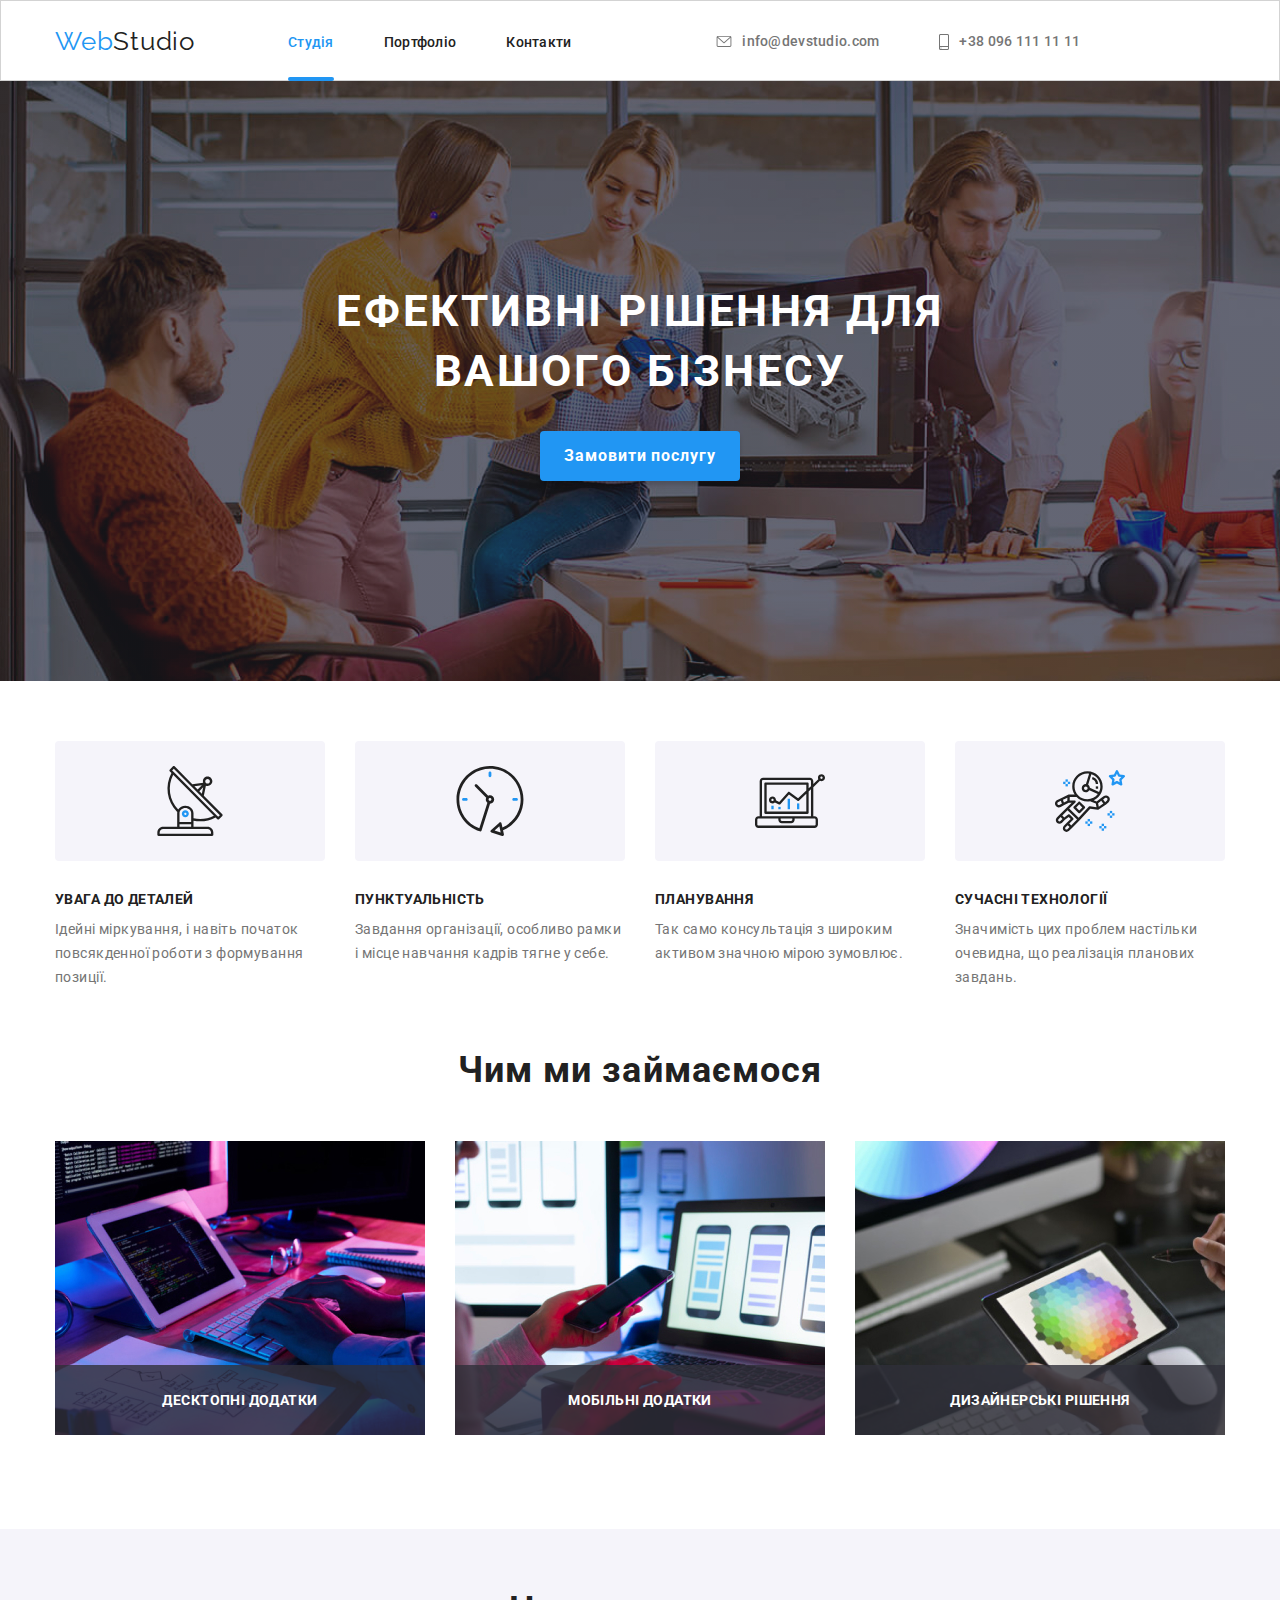
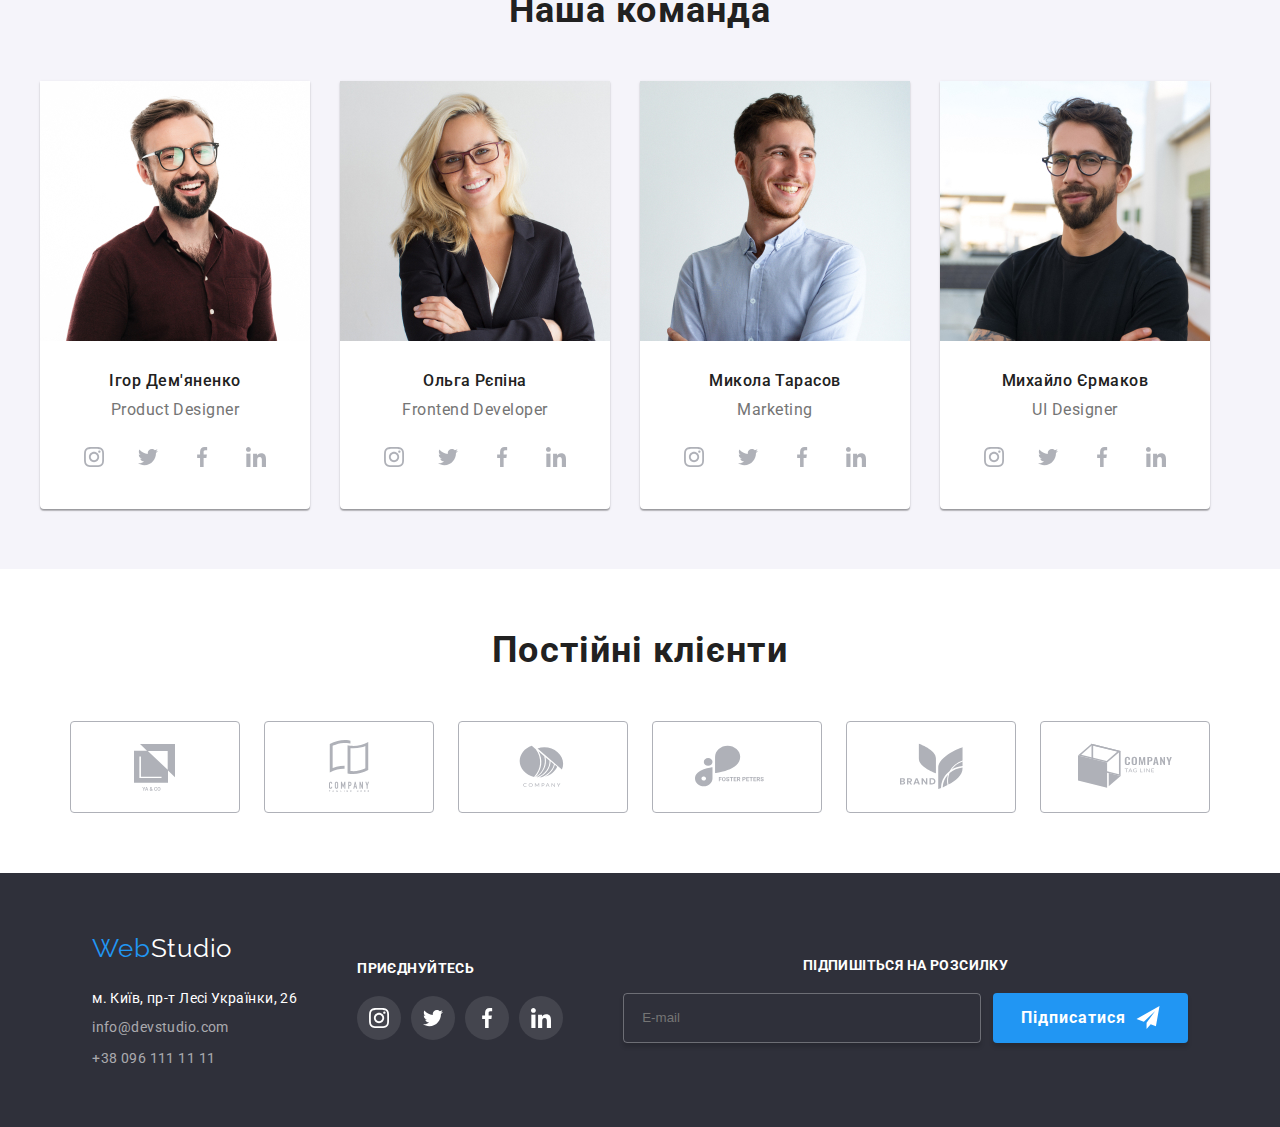
<file: index.html>
<!DOCTYPE html>
<html lang="uk">

<head>
  <meta charset="UTF-8" />
  <meta name="viewport" content="width=device-width, initial-scale=1.0" />
  <title>WEB labs</title>
  <link rel="stylesheet" href="./src/css/style.css">
  <link rel="stylesheet" href="./src/css/nullstyle.css">
</head>

<body>
  <div class="wrapper">
    <header class="header">
      <div class="header__container">
        <a href="./index.html" class="header__logo">
          <span class="blue-logo">Web</span><span class="dark-logo">Studio</span>
        </a>
        <nav class="nav">
          <ul class="nav__list list">
            <li class="list__item">
              <a href="./index.html" class="list__link active">Студія</a>
            </li>
            <li class="list__item">
              <a href="./portfolio.html" class="list__link">Портфоліо</a>
            </li>
            <li class="list__item">
              <a href="" class="list__link">Контакти</a>
            </li>
          </ul>
        </nav>
        <ul class="contact__list header-list">
          <li class="header-list__item">
            <a href="mailto:info@devstudio.com" class="header-list__left">
              <svg class="header-list__navsvg-icon">
                <use xlink:href="sprite.svg#icon-15"></use>
              </svg>
              info@devstudio.com
            </a>
          </li>
          <li class="header-list__item">
            <a href="tel:+380961111111" class="header-list__right">
              <svg class="header-list__navsvg-icon">
                <use xlink:href="sprite.svg#icon-16"></use>
              </svg>
              +38 096 111 11 11
            </a>
          </li>
        </ul>

        <button class="burger-button header__burger-button">
          <span class="burger-button__item"></span>
        </button>
        <div class="header__menu menu-burger">
          <nav class="menu-burger__body">
            <ul class="menu-burger__list">
              <li class="menu-burger__item">
                <a href="./index.html" class="menu-burger__link">Студія</a>
              </li>
              <li class="menu-burger__item">
                <a href="./portfolio.html" class="menu-burger__link">Портфоліо</a>
              </li>
              <li class="menu-burger__item">
                <a href="#" class="menu-burger__link">Контакти</a>
              </li>
            </ul>
          </nav>
          <div class="menu-burger__contact contact-2">
            <ul class="contact-2">
              <li class="contact-2__item">
                <a href="#" class="contact-2__email">+38 096 111 11 11</a>
              </li>
              <li class="contact-2__item">
                <a href="#" class="contact-2__tel">info@devstudio.com</a>
              </li>
            </ul>
          </div>
          <ul class="social-list-2">
            <li class="social-list-2__item">
              <a href="#" class="social-list-2__link">Instagram</a>
            </li>
            <li class="social-list-2__item">
              <a href="#" class="social-list-2__link">Twitter</a>
            </li>
            <li class="social-list-2__item">
              <a href="#" class="social-list-2__link">Facebook</a>
            </li>
            <li class="social-list-2__item">
              <a href="#" class="social-list-2__link">LinkedIn</a>
            </li>
          </ul>
        </div>
      </div>
    </header>

    <main class="main">
      <section class="solution-for-business">
        <div class="container">
          <h1 class="solution-for-business__title">
            Ефективні рішення для вашого бізнесу
          </h1>
          <button class="solution-for-business__button" type="button" data-modal-open>
            Замовити послугу
          </button>
        </div>
      </section>
      <section class="about">
        <div class="about__container">
          <ul class="about-card">
            <li class="about-card__item">
              <div class="about-card__phbox">
                <svg class="about-card__photo">
                  <use xlink:href="sprite.svg#icon-1"></use>
                </svg>
              </div>
              <h3 class="about-card__title">Увага до деталей</h3>
              <p class="about-card__subtitle">
                Ідейні міркування, і навіть початок повсякденної роботи з
                формування позиції.
              </p>
            </li>
            <li class="about-card__item">
              <div class="about-card__phbox">
                <svg class="about-card__photo">
                  <use xlink:href="sprite.svg#icon-2"></use>
                </svg>
              </div>
              <h3 class="about-card__title">Пунктуальність</h3>
              <p class="about-card__subtitle">
                Завдання організації, особливо рамки і місце навчання кадрів
                тягне у себе.
              </p>
            </li>
            <li class="about-card__item">
              <div class="about-card__phbox">
                <svg class="about-card__photo">
                  <use xlink:href="sprite.svg#icon-3"></use>
                </svg>
              </div>
              <h3 class="about-card__title">Планування</h3>
              <p class="about-card__subtitle">
                Так само консультація з широким активом значною мірою
                зумовлює.
              </p>
            </li>
            <li class="about-card__item">
              <div class="about-card__phbox">
                <svg class="about-card__photo">
                  <use xlink:href="sprite.svg#icon-4"></use>
                </svg>
              </div>
              <h3 class="about-card__title">Сучасні технології</h3>
              <p class="about-card__subtitle">
                Значимість цих проблем настільки очевидна, що реалізація
                планових завдань.
              </p>
            </li>
          </ul>
        </div>
      </section>
      <section class="what-we-do">
        <div class="container">
          <div class="section_what-we-do">
            <h2 class="what-we-do__title">Чим ми займаємося</h2>
            <ul class="what-we-do__lower-images">
              <li class="what-we-do__item">
                <img class="what-we-do__img" src="./src/images/what_we_do/what_we_do1.jpg" alt="background_laptop_img"
                  width="370" />
                <div class="what-we-do__text" bis_skin_checked="1">
                  <p>ДЕСКТОПНІ ДОДАТКИ</p>
                </div>
              </li>
              <li class="what-we-do__item">
                <img class="what-we-do__img" src="./src/images/what_we_do/what_we_do2.jpg" alt="background_phone_img"
                  width="370" />
                <div class="what-we-do__text" bis_skin_checked="1">
                  <p>МОБІЛЬНІ ДОДАТКИ</p>
                </div>
              </li>
              <li class="what-we-do__item">
                <img class="what-we-do__img" src="./src/images/what_we_do/what_we_do3.jpg" alt="background_tablet_img"
                  width="370" />
                <div class="what-we-do__text" bis_skin_checked="1">
                  <p>ДИЗАЙНЕРСЬКІ РІШЕННЯ</p>
                </div>
              </li>
            </ul>
          </div>
        </div>
      </section>
      <section class="our-team">
        <div class="container">
          <div class="section__our-team">
            <h2 class="our-team__title">Наша команда</h2>
            <ul class="our-team__lower">
              <li class="our-team__item">
                <img src="./src/images/our_team/our_team1.jpg" alt="Product Designer" class="our-team__image"
                  width="270" />
                <div class="our_team__container">
                  <h3 class="our-team__name">Ігор Дем'яненко</h3>
                  <p class="our-team__job">Product Designer</p>
                  <ul class="our-team__card-link">
                    <li class="card-team-link">
                      <a href="" target="_blank" class="our-team__card-link-picture">
                        <svg class="card-link-button">
                          <use xlink:href="sprite.svg#icon-5"></use>
                        </svg>
                      </a>
                    </li>
                    <li class="card-team-link">
                      <a href="" target="_blank" class="our-team__card-link-picture">
                        <svg class="card-link-button">
                          <use xlink:href="sprite.svg#icon-6"></use>
                        </svg>
                      </a>
                    </li>
                    <li class="card-team-link">
                      <a href="" target="_blank" class="our-team__card-link-picture">
                        <svg class="card-link-button">
                          <use xlink:href="sprite.svg#icon-7"></use>
                        </svg>
                      </a>
                    </li>
                    <li class="card-team-link">
                      <a href="" target="_blank" class="our-team__card-link-picture">
                        <svg class="card-link-button">
                          <use xlink:href="sprite.svg#icon-8"></use>
                        </svg>
                      </a>
                    </li>
                  </ul>
                </div>
              </li>
              <li class="our-team__item">
                <img src="./src/images/our_team/our_team2.jpg" alt="Frontend Developer" class="our-team__image"
                  width="270" />
                <div class="our_team__container">
                  <h3 class="our-team__name">Ольга Рєпіна</h3>
                  <p class="our-team__job">Frontend Developer</p>
                  <ul class="our-team__card-link">
                    <li class="card-team-link">
                      <a href="" target="_blank" class="our-team__card-link-picture">
                        <svg class="card-link-button">
                          <use xlink:href="sprite.svg#icon-5"></use>
                        </svg>
                      </a>
                    </li>
                    <li class="card-team-link">
                      <a href="" target="_blank" class="our-team__card-link-picture">
                        <svg class="card-link-button">
                          <use xlink:href="sprite.svg#icon-6"></use>
                        </svg>
                      </a>
                    </li>
                    <li class="card-team-link">
                      <a href="" target="_blank" class="our-team__card-link-picture">
                        <svg class="card-link-button">
                          <use xlink:href="sprite.svg#icon-7"></use>
                        </svg>
                      </a>
                    </li>
                    <li class="card-team-link">
                      <a href="" target="_blank" class="our-team__card-link-picture">
                        <svg class="card-link-button">
                          <use xlink:href="sprite.svg#icon-8"></use>
                        </svg>
                      </a>
                    </li>
                  </ul>
                </div>
              </li>
              <li class="our-team__item">
                <img src="./src/images/our_team/our_team3.jpg" alt="Marketing" class="our-team__image" />
                <div class="our_team__container">
                  <h3 class="our-team__name">Микола Тарасов</h3>
                  <p class="our-team__job">Marketing</p>
                  <ul class="our-team__card-link">
                    <li class="card-team-link">
                      <a href="" target="_blank" class="our-team__card-link-picture">
                        <svg class="card-link-button">
                          <use xlink:href="sprite.svg#icon-5"></use>
                        </svg>
                      </a>
                    </li>
                    <li class="card-team-link">
                      <a href="" target="_blank" class="our-team__card-link-picture">
                        <svg class="card-link-button">
                          <use xlink:href="sprite.svg#icon-6"></use>
                        </svg>
                      </a>
                    </li>
                    <li class="card-team-link">
                      <a href="" target="_blank" class="our-team__card-link-picture">
                        <svg class="card-link-button">
                          <use xlink:href="sprite.svg#icon-7"></use>
                        </svg>
                      </a>
                    </li>
                    <li class="card-team-link">
                      <a href="" target="_blank" class="our-team__card-link-picture">
                        <svg class="card-link-button">
                          <use xlink:href="sprite.svg#icon-8"></use>
                        </svg>
                      </a>
                    </li>
                  </ul>
                </div>
              </li>
              <li class="our-team__item">
                <img src="./src/images/our_team/out_team4.jpg" alt="UI Designer" class="our-team__image" width="270" />
                <div class="our_team__container">
                  <h3 class="our-team__name">Михайло Єрмаков</h3>
                  <p class="our-team__job">UI Designer</p>
                  <ul class="our-team__card-link">
                    <li class="card-team-link">
                      <a href="" target="_blank" class="our-team__card-link-picture">
                        <svg class="card-link-button">
                          <use xlink:href="sprite.svg#icon-5"></use>
                        </svg>
                      </a>
                    </li>
                    <li class="card-team-link">
                      <a href="" target="_blank" class="our-team__card-link-picture">
                        <svg class="card-link-button">
                          <use xlink:href="sprite.svg#icon-6"></use>
                        </svg>
                      </a>
                    </li>
                    <li class="card-team-link">
                      <a href="" target="_blank" class="our-team__card-link-picture">
                        <svg class="card-link-button">
                          <use xlink:href="sprite.svg#icon-7"></use>
                        </svg>
                      </a>
                    </li>
                    <li class="card-team-link">
                      <a href="" target="_blank" class="our-team__card-link-picture">
                        <svg class="card-link-button">
                          <use xlink:href="sprite.svg#icon-8"></use>
                        </svg>
                      </a>
                    </li>
                  </ul>
                </div>
              </li>
            </ul>
          </div>
        </div>
      </section>
      <section class="clients">
        <div class="container">
          <div class="section-clients__clients">
            <h2 class="section-clients__clients-title">Постійні клієнти</h2>
            <ul class="section-clients__clients-list">
              <li class="section-clients__clients-list-item">
                <a class="section-clients__clients-action" href="#">
                  <svg class="section-clients__clients-svg">
                    <use xlink:href="sprite.svg#icon-9"></use>
                  </svg>
                </a>
              </li>
              <li class="section-clients__clients-list-item">
                <a class="section-clients__clients-action" href="#">
                  <svg class="section-clients__clients-svg">
                    <use xlink:href="sprite.svg#icon-10"></use>
                  </svg>
                </a>
              </li>
              <li class="section-clients__clients-list-item">
                <a class="section-clients__clients-action" href="#">
                  <svg class="section-clients__clients-svg">
                    <use xlink:href="sprite.svg#icon-11"></use>
                  </svg>
                </a>
              </li>
              <li class="section-clients__clients-list-item">
                <a class="section-clients__clients-action" href="#">
                  <svg class="section-clients__clients-svg">
                    <use xlink:href="sprite.svg#icon-666"></use>
                  </svg>
                </a>
              </li>
              <li class="section-clients__clients-list-item">
                <a class="section-clients__clients-action" href="#">
                  <svg class="section-clients__clients-svg">
                    <use xlink:href="sprite.svg#icon-13"></use>
                  </svg>
                </a>
              </li>
              <li class="section-clients__clients-list-item">
                <a class="section-clients__clients-action" href="#">
                  <svg class="section-clients__clients-svg">
                    <use xlink:href="sprite.svg#icon-14"></use>
                  </svg>
                </a>
              </li>
            </ul>
          </div>
        </div>
      </section>
    </main>
    <footer class="footer">
      <div class="footer__container">
        <div class="footer__box">
          <a href="" class="footer__logo logo">
            <span class="blue-logo">Web</span><span class="white-logo">Studio</span>
          </a>
          <div class="footer__contact">
            <address class="footer__address">
              <ul class="footer_contact__list list">
                <li class="footer_list__item">
                  <p><a rel="nofollow" href="https://maps.app.goo.gl/WaeDtAUqTpNRBQB36" class="footer_list_disabled">м.
                      Київ,
                      пр-т
                      Лесі Українки, 26</a></p>
                </li>
                <li class="footer_list__item">
                  <a href="mailto:info@devstudio.com" class="list__link">
                    info@devstudio.com
                  </a>
                </li>
                <li class="footer_list__item">
                  <a href="tel:+380961111111" class="list__link">
                    +38 096 111 11 11
                  </a>
                </li>
              </ul>
            </address>
          </div>
        </div>
        <div class="footer__contact contact-social">
          <h3 class="contact-social__title">Приєднуйтесь</h3>
          <ul class="contact-social__card-link">
            <li class="contact-social__card-team-link">
              <a href="" target="_blank" class="contact-social__card-link-picture">
                <svg class="contact-social__card-link-button">
                  <use xlink:href="sprite.svg#icon-5"></use>
                </svg>
              </a>
            </li>
            <li class="contact-social__card-team-link">
              <a href="" target="_blank" class="contact-social__card-link-picture">
                <svg class="contact-social__card-link-button">
                  <use xlink:href="sprite.svg#icon-6"></use>
                </svg>
              </a>
            </li>
            <li class="contact-social__card-team-link">
              <a href="" target="_blank" class="contact-social__card-link-picture">
                <svg class="contact-social__card-link-button">
                  <use xlink:href="sprite.svg#icon-7"></use>
                </svg>
              </a>
            </li>
            <li class="contact-social__card-team-link">
              <a href="" target="_blank" class="contact-social__card-link-picture">
                <svg class="contact-social__card-link-button">
                  <use xlink:href="sprite.svg#icon-8"></use>
                </svg>
              </a>
            </li>
          </ul>
        </div>
        <div class="footer-subscribe">
          <h3 class="footer-subscribe__title">Підпишіться на розсилку</h3>
          <form class="footer-subscribe__wrapper">
            <input class="wrapper-input" id="send" type="text" placeholder="E-mail" required>
            <button class="wrapper__button" type="submit">
              Підписатися
              <svg class="wrapper__icon" width="24" height="24">
                <use xlink:href="sprite.svg#icon-18"></use>
              </svg>
            </button>
          </form>
        </div>
      </div>
    </footer>
  </div>
  <div class="backdrop close-box" data-modal="" bis_skin_checked="1">
    <div class="modal" bis_skin_checked="1">
      <button class="btn_close" type="button" data-modal-close="">
        <svg class="modal-icon">
          <use xlink:href="sprite.svg#icon-17"></use>
        </svg>
      </button>
      <div class="modal-form">
        <div class="modal-form__title">Залиште свої дані, ми вам передзвонимо</div>
        <form class="modal-form__wrapper">
          <ul class="modal-form__list">
            <li class="modal-form__item">
              <label class="modal-form__subtitle" for="name">Ім'я</label>
              <div class="modal-form__wrapper">
                <input class="modal-form__input" type="text" name="name" id="name" placeholder="Ім'я" required>
                <svg class="modal-form__icon" width="18" height="18">
                  <use xlink:href="sprite.svg#icon-19"></use>
                </svg>
              </div>
            </li>
            <li class="modal-form__item">
              <label class="modal-form__subtitle" for="tel">Телефон</label>
              <div class="modal-form__wrapper">
                <input class="modal-form__input" type="tel" name="phone" id="tel" placeholder="Телефон" required>
                <svg class="modal-form__icon" width="18" height="18">
                  <use xlink:href="sprite.svg#icon-20"></use>
                </svg>
              </div>
            </li>
            <li class="modal-form__item">
              <label class="modal-form__subtitle" for="email">Пошта</label>
              <div class="modal-form__wrapper">
                <input class="modal-form__input" type="email" name="phone" id="email" placeholder="E-mail" required>
                <svg class="modal-form__icon" width="18" height="18">
                  <use xlink:href="sprite.svg#icon-21"></use>
                </svg>
              </div>
            </li>
          </ul>
          <div class="modal-form__wrapper_area">
            <label class="modal-form__subtitle" for="comment">Комментар</label>
            <textarea class="modal-form__area" name="area" id="comment" placeholder="Введіть текст" required></textarea>
          </div>
          <div class="modal-form__checkbox">
            <input class="modal-form__check hidden" id="customCheckbox" name="checkbox" type="checkbox" required>
            <label class="modal-form__label" for="customCheckbox" required>
              <svg class="modal-form__icon_checkbox" width="18" height="18">
                <use xlink:href="sprite.svg#icon-23"></use>
              </svg>
              <p class="modal-form__text">Погоджуюся з розсилкою та приймаю <span class="modal-form__text_blue">Умови
                  договору</span></p>
            </label>
          </div>
          <button class="modal-form__button" type="submit">Відправити</button>
        </form>
      </div>
    </div>
  </div>
  <script src="./src/js/modal.js"></script>
  <script src="./src/js/menu.js"></script>
</body>

</html>
</file>
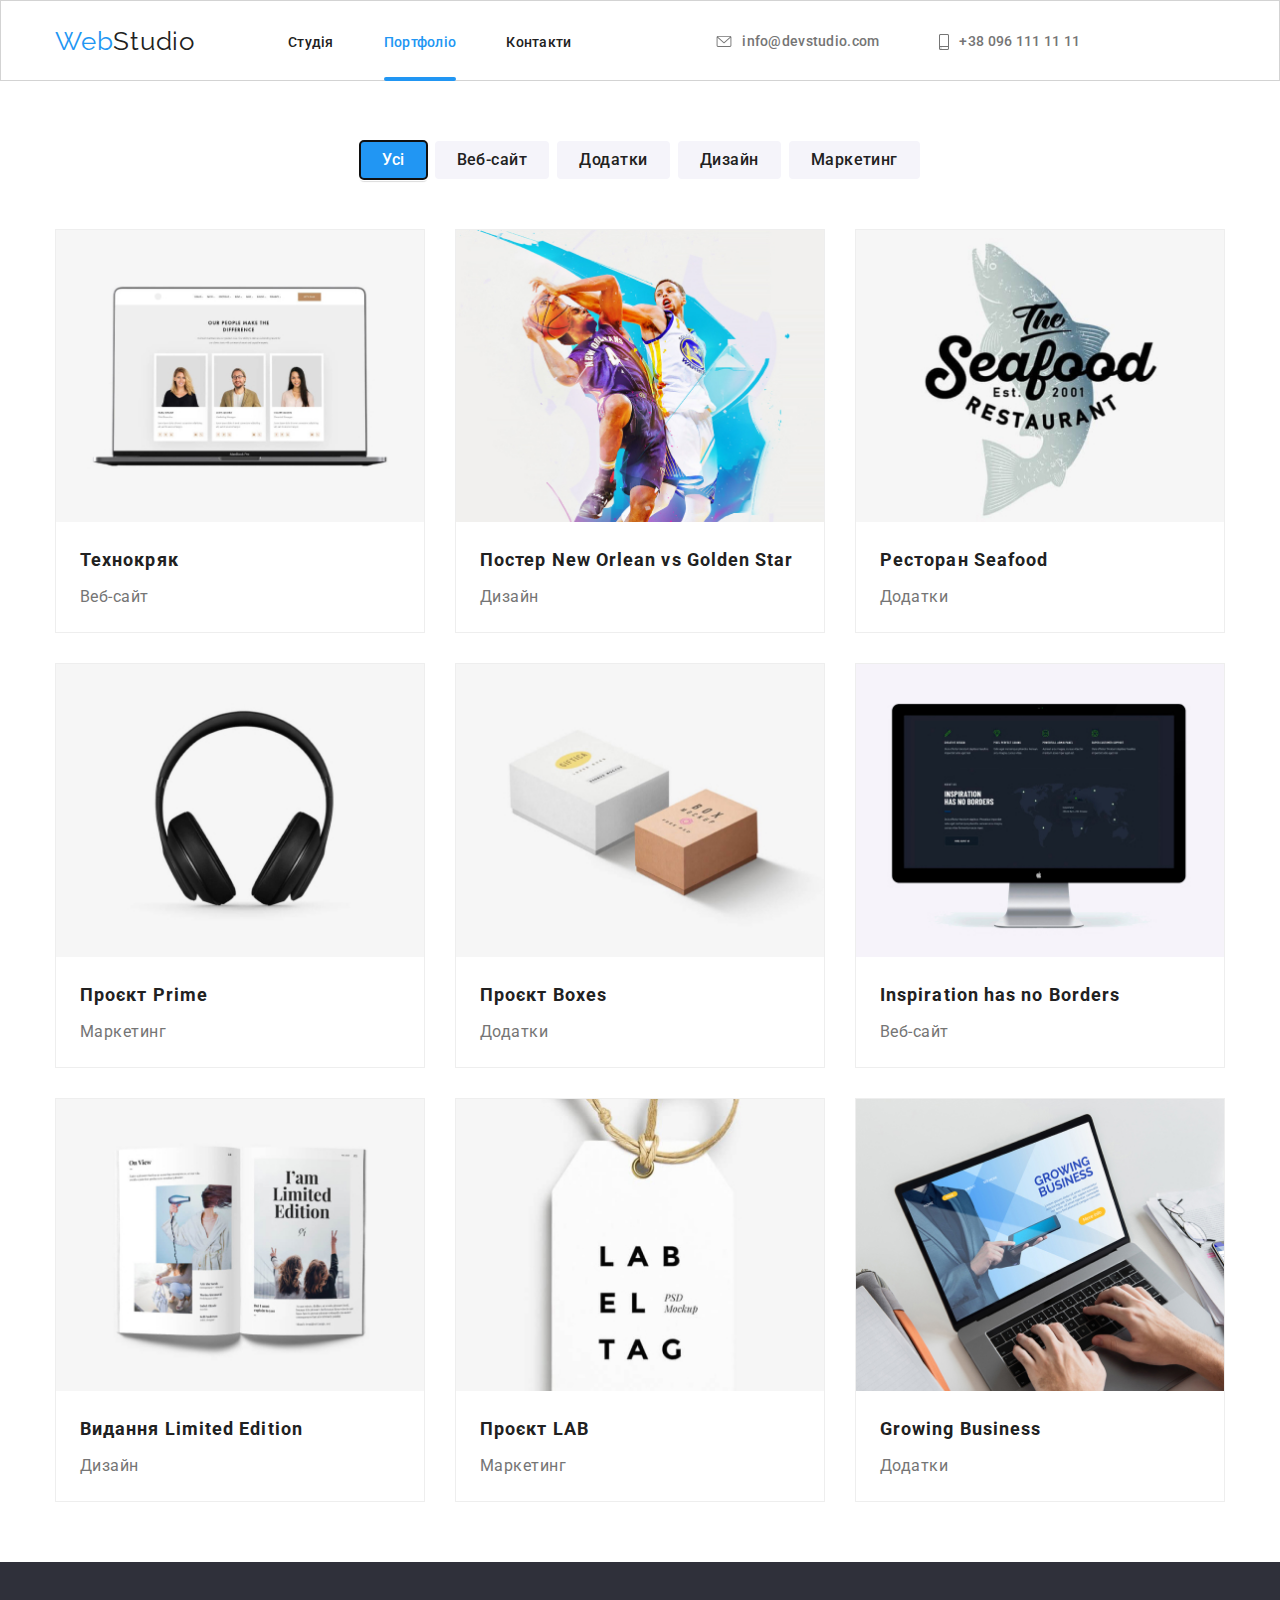
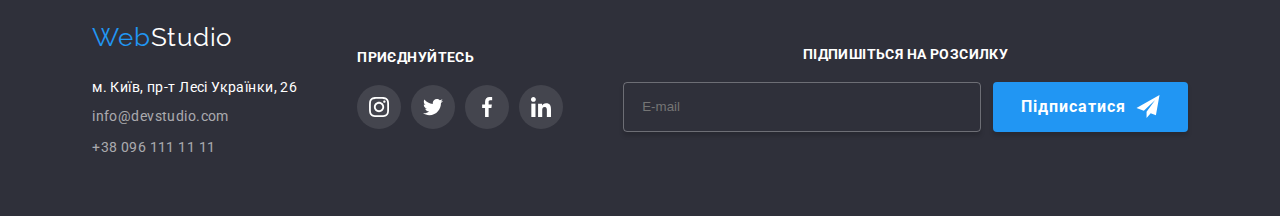
<file: portfolio.html>
<!DOCTYPE html>
<html lang="en">

<head>
    <meta charset="UTF-8">
    <meta name="viewport" content="width=device-width, initial-scale=1.0">
    <title>web lab-2</title>
    <link rel="stylesheet" href="./src/css/style.css" />
    <link rel="stylesheet" href="./src/css/nullstyle.css">
</head>

<body>
    <div class="wrapper">
        <header class="header">
            <div class="header__container">
                <a href="./index.html" class="header__logo">
                    <span class="blue-logo">Web</span><span class="dark-logo">Studio</span>
                </a>
                <nav class="nav">
                    <ul class="nav__list list">
                        <li class="list__item">
                            <a href="./index.html" class="list__link">Студія</a>
                        </li>
                        <li class="list__item">
                            <a href="./portfolio.html" class="list__link active">Портфоліо</a>
                        </li>
                        <li class="list__item">
                            <a href="" class="list__link">Контакти</a>
                        </li>
                    </ul>
                </nav>
                <ul class="contact__list header-list">
                    <li class="header-list__item">
                        <a href="mailto:info@devstudio.com" class="header-list__left">
                            <svg class="header-list__navsvg-icon">
                                <use xlink:href="sprite.svg#icon-15"></use>
                            </svg>
                            info@devstudio.com
                        </a>
                    </li>
                    <li class="header-list__item">
                        <a href="tel:+380961111111" class="header-list__right">
                            <svg class="header-list__navsvg-icon">
                                <use xlink:href="sprite.svg#icon-16"></use>
                            </svg>
                            +38 096 111 11 11
                        </a>
                    </li>
                </ul>
                <button class="burger-button header__burger-button">
                    <span class="burger-button__item"></span>
                </button>
                <div class="header__menu menu-burger">
                    <nav class="menu-burger__body">
                        <ul class="menu-burger__list">
                            <li class="menu-burger__item">
                                <a href="./index.html" class="menu-burger__link">Студія</a>
                            </li>
                            <li class="menu-burger__item">
                                <a href="./portfolio.html" class="menu-burger__link">Портфоліо</a>
                            </li>
                            <li class="menu-burger__item">
                                <a href="#" class="menu-burger__link">Контакти</a>
                            </li>
                        </ul>
                    </nav>
                    <div class="menu-burger__contact contact-2">
                        <ul class="contact-2">
                            <li class="contact-2__item">
                                <a href="#" class="contact-2__email">+38 096 111 11 11</a>
                            </li>
                            <li class="contact-2__item">
                                <a href="#" class="contact-2__tel">info@devstudio.com</a>
                            </li>
                        </ul>
                    </div>
                    <ul class="social-list-2">
                        <li class="social-list-2__item">
                            <a href="#" class="social-list-2__link">Instagram</a>
                        </li>
                        <li class="social-list-2__item">
                            <a href="#" class="social-list-2__link">Twitter</a>
                        </li>
                        <li class="social-list-2__item">
                            <a href="#" class="social-list-2__link">Facebook</a>
                        </li>
                        <li class="social-list-2__item">
                            <a href="#" class="social-list-2__link">LinkedIn</a>
                        </li>
                    </ul>
                </div>
            </div>
        </header>
        <main class="main">
            <section class="main__container">
                <div class="container">
                    <div class="main_filter">
                        <ul class="main_buttons">
                            <li><button type="button" class="main__button on__focus" autofocus>Усі</button></li>
                            <li><button type="button" class="main__button">Веб-сайт</button></li>
                            <li><button type="button" class="main__button">Додатки</button></li>
                            <li><button type="button" class="main__button">Дизайн</button></li>
                            <li><button type="button" class="main__button">Маркетинг</button></li>
                        </ul>
                        <ul class="filling__list">
                            <li class="filling__item">
                                <a href="" class="filling__link">
                                    <div class="effect_container">
                                        <img src="./src/images/filling/filling1.jpg" alt="laptop_filling_img"
                                            class="filling__img">
                                        <div class="filling__effect">
                                            <p class="effect__text">Ресурс пропонує комплексні пропозиції з різним
                                                рівнем
                                                функціоналу та сервісів. Все це дозволить відвідувачу отримати вичерпні
                                                відомості про компанію чи приватну особу</p>
                                        </div>
                                    </div>
                                    <div class="filling_box">
                                        <h3 class="filling__title">Технокряк</h3>
                                        <p class="filling__subtitle">Веб-сайт</p>
                                    </div>
                                </a>
                            </li>

                            <li class="filling__item">
                                <a href="" class="filling__link">
                                    <div class="effect_container">
                                        <img src="./src/images/filling/filling2.jpg" alt="basketball_filling_img"
                                            class="filling__img">
                                        <div class="filling__effect">
                                            <p class="effect__text">Ресурс пропонує комплексні пропозиції з різним
                                                рівнем
                                                функціоналу та сервісів. Все це дозволить відвідувачу отримати вичерпні
                                                відомості про компанію чи приватну особу</p>
                                        </div>
                                    </div>
                                    <div class="filling_box">
                                        <h3 class="filling__title">Постер New Orlean vs Golden Star</h3>
                                        <p class="filling__subtitle">Дизайн</p>
                                    </div>
                                </a>
                            </li>
                            <li class="filling__item">
                                <a href="" class="filling__link">
                                    <div class="effect_container">
                                        <img src="./src/images/filling/filling3.jpg" alt="seafood_filling_img"
                                            class="filling__img">
                                        <div class="filling__effect">
                                            <p class="effect__text">Ресурс пропонує комплексні пропозиції з різним
                                                рівнем
                                                функціоналу та сервісів. Все це дозволить відвідувачу отримати вичерпні
                                                відомості про компанію чи приватну особу</p>
                                        </div>
                                    </div>
                                    <div class="filling_box">
                                        <h3 class="filling__title">Ресторан Seafood</h3>
                                        <p class="filling__subtitle">Додатки</p>
                                    </div>
                                </a>
                            </li>
                            <li class="filling__item">
                                <a href="" class="filling__link">
                                    <div class="effect_container">
                                        <img src="./src/images/filling/filling4.jpg" alt="headphones_filling_img"
                                            class="filling__img">
                                        <div class="filling__effect">
                                            <p class="effect__text">Ресурс пропонує комплексні пропозиції з різним
                                                рівнем
                                                функціоналу та сервісів. Все це дозволить відвідувачу отримати вичерпні
                                                відомості про компанію чи приватну особу</p>
                                        </div>
                                    </div>
                                    <div class="filling_box">
                                        <h3 class="filling__title">Проєкт Prime</h3>
                                        <p class="filling__subtitle">Маркетинг</p>
                                    </div>
                                </a>
                            </li>
                            <li class="filling__item">
                                <a href="" class="filling__link">
                                    <div class="effect_container">
                                        <img src="./src/images/filling/filling5.jpg" alt="boxed_filling_img"
                                            class="filling__img">
                                        <div class="filling__effect">
                                            <p class="effect__text">Ресурс пропонує комплексні пропозиції з різним
                                                рівнем
                                                функціоналу та сервісів. Все це дозволить відвідувачу отримати вичерпні
                                                відомості про компанію чи приватну особу</p>
                                        </div>
                                    </div>
                                    <div class="filling_box">
                                        <h3 class="filling__title">Проєкт Boxes</h3>
                                        <p class="filling__subtitle">Додатки</p>
                                    </div>
                                </a>
                            </li>
                            <li class="filling__item">
                                <a href="" class="filling__link">
                                    <div class="effect_container">
                                        <img src="./src/images/filling/filling6.jpg" alt="screen_filling_img"
                                            class="filling__img">
                                        <div class="filling__effect">
                                            <p class="effect__text">Ресурс пропонує комплексні пропозиції з різним
                                                рівнем
                                                функціоналу та сервісів. Все це дозволить відвідувачу отримати вичерпні
                                                відомості про компанію чи приватну особу</p>
                                        </div>
                                    </div>
                                    <div class="filling_box">
                                        <h3 class="filling__title">Inspiration has no Borders</h3>
                                        <p class="filling__subtitle">Веб-сайт</p>
                                    </div>
                                </a>
                            </li>
                            <li class="filling__item">
                                <a href="" class="filling__link">
                                    <div class="effect_container">
                                        <img src="./src/images/filling/filling7.jpg" alt="journal_filling_img"
                                            class="filling__img">
                                        <div class="filling__effect">
                                            <p class="effect__text">Ресурс пропонує комплексні пропозиції з різним
                                                рівнем
                                                функціоналу та сервісів. Все це дозволить відвідувачу отримати вичерпні
                                                відомості про компанію чи приватну особу</p>
                                        </div>
                                    </div>
                                    <div class="filling_box">
                                        <h3 class="filling__title">Видання Limited Edition</h3>
                                        <p class="filling__subtitle">Дизайн</p>
                                    </div>
                                </a>
                            </li>
                            <li class="filling__item">
                                <a href="" class="filling__link">
                                    <div class="effect_container">
                                        <img src="./src/images/filling/filling8.jpg" alt="tag_filling_img"
                                            class="filling__img">
                                        <div class="filling__effect">
                                            <p class="effect__text">Ресурс пропонує комплексні пропозиції з різним
                                                рівнем
                                                функціоналу та сервісів. Все це дозволить відвідувачу отримати вичерпні
                                                відомості про компанію чи приватну особу</p>
                                        </div>
                                    </div>
                                    <div class="filling_box">
                                        <h3 class="filling__title">Проєкт LAB</h3>
                                        <p class="filling__subtitle">Маркетинг</p>
                                    </div>
                                </a>
                            </li>
                            <li class="filling__item">
                                <a href="" class="filling__link">
                                    <div class="effect_container">
                                        <img src="./src/images/filling/filling9.jpg" alt="growing_filling_img"
                                            class="filling__img">
                                        <div class="filling__effect">
                                            <p class="effect__text">Ресурс пропонує комплексні пропозиції з різним
                                                рівнем
                                                функціоналу та сервісів. Все це дозволить відвідувачу отримати вичерпні
                                                відомості про компанію чи приватну особу</p>
                                        </div>
                                    </div>
                                    <div class="filling_box">
                                        <h3 class="filling__title">Growing Business</h3>
                                        <p class="filling__subtitle">Додатки</p>
                                    </div>
                                </a>
                            </li>
                        </ul>
                    </div>
                </div>
            </section>
        </main>
        <footer class="footer">
            <div class="footer__container">
                <div class="footer__box">
                    <a href="" class="footer__logo logo">
                        <span class="blue-logo">Web</span><span class="white-logo">Studio</span>
                    </a>
                    <div class="footer__contact">
                        <address>
                            <ul class="footer_contact__list list">
                                <li class="footer_list__item">
                                    <p><a rel="nofollow" href="https://maps.app.goo.gl/WaeDtAUqTpNRBQB36"
                                            class="footer_list_disabled">м.
                                            Київ,
                                            пр-т
                                            Лесі Українки, 26</a></p>
                                </li>
                                <li class="footer_list__item">
                                    <a href="mailto:info@devstudio.com" class="list__link">
                                        info@devstudio.com
                                    </a>
                                </li>
                                <li class="footer_list__item">
                                    <a href="tel:+380961111111" class="list__link">
                                        +38 096 111 11 11
                                    </a>
                                </li>
                            </ul>
                        </address>
                    </div>
                </div>
                <div class="footer__contact contact-social">
                    <h3 class="contact-social__title">Приєднуйтесь</h3>
                    <ul class="contact-social__card-link">
                        <li class="contact-social__card-team-link">
                            <a href="" target="_blank" class="contact-social__card-link-picture">
                                <svg class="contact-social__card-link-button">
                                    <use xlink:href="sprite.svg#icon-5"></use>
                                </svg>
                            </a>
                        </li>
                        <li class="contact-social__card-team-link">
                            <a href="" target="_blank" class="contact-social__card-link-picture">
                                <svg class="contact-social__card-link-button">
                                    <use xlink:href="sprite.svg#icon-6"></use>
                                </svg>
                            </a>
                        </li>
                        <li class="contact-social__card-team-link">
                            <a href="" target="_blank" class="contact-social__card-link-picture">
                                <svg class="contact-social__card-link-button">
                                    <use xlink:href="sprite.svg#icon-7"></use>
                                </svg>
                            </a>
                        </li>
                        <li class="contact-social__card-team-link">
                            <a href="" target="_blank" class="contact-social__card-link-picture">
                                <svg class="contact-social__card-link-button">
                                    <use xlink:href="sprite.svg#icon-8"></use>
                                </svg>
                            </a>
                        </li>
                    </ul>
                </div>
                <div class="footer-subscribe">
                    <h3 class="footer-subscribe__title">Підпишіться на розсилку</h3>
                    <form class="footer-subscribe__wrapper">
                        <input class="wrapper-input" id="send" type="text" placeholder="E-mail" required>
                        <button class="wrapper__button" type="submit">
                            Підписатися
                            <svg class="wrapper__icon" width="24" height="24">
                                <use xlink:href="sprite.svg#icon-18"></use>
                            </svg>
                        </button>
                    </form>
                </div>
            </div>
        </footer>
    </div>

    <script src="./src/js/menu.js"></script>
    <script src="./src/js/filter.js"></script>
</body>

</html>
</file>
<file: src/css/style.css>
@import url("https://fonts.googleapis.com/css?family=Roboto:regular,500,700,900&display=swap");
@import url("https://fonts.googleapis.com/css?family=Raleway:700&display=swap");
.container, .section-clients, .what-we-do, .about-card, .header__container {
  max-width: 1200px;
  margin: 0px auto;
  padding: 0 15px;
}

body {
  font-family: "Roboto", sans-serif;
  font-style: normal;
  line-height: normal;
  font-weight: 400;
  margin: 0px;
}

section {
  padding-top: 60px;
  padding-bottom: 60px;
}
section .container, section .section-clients, section .what-we-do, section .about-card, section .header__container {
  padding: 0 0;
}

.header {
  padding-top: 25px;
  padding-bottom: 24px;
  border: 1px solid #d3d3d3;
}
.header__container {
  display: flex;
  align-items: center;
}
@media (max-width: 720px) {
  .header__container {
    justify-content: space-around;
    padding-left: 25px;
  }
}
.header__logo {
  margin-right: 93px;
}
@media (max-width: 990px) {
  .header__logo {
    justify-content: flex-end;
  }
}

.blue-logo {
  color: #2196F3;
  font-size: 26px;
  font-family: "Raleway", sans-serif;
  letter-spacing: 0.78px;
}

.dark-logo {
  color: #212121;
  font-size: 26px;
  font-family: "Raleway", sans-serif;
  letter-spacing: 0.78px;
}

@media (max-width: 720px) {
  .nav {
    display: none;
  }
}
.nav__list {
  display: flex;
  justify-content: space-between;
  -moz-column-gap: 50px;
       column-gap: 50px;
}
.nav .list__link {
  color: #212121;
  position: relative;
  font-size: 14px;
  font-weight: 500;
  letter-spacing: 0.28px;
}
.nav .list__link:hover {
  color: #2196F3;
  font-size: 14px;
  letter-spacing: 0.28px;
}
.nav .list .active {
  color: #2196F3;
}
.nav .list .active::after {
  content: "";
  background-color: #2196F3;
  border-radius: 2px;
  position: absolute;
  height: 4px;
  left: 0;
  top: 43px;
  width: 100%;
}

.burger-button {
  flex-direction: column;
  padding: 20px 0;
  gap: 4px;
  display: none;
  position: relative;
  z-index: 10;
}
@media (max-width: 720px) {
  .burger-button {
    display: flex;
    background: #fff;
    margin-right: 10px;
    cursor: pointer;
  }
  .burger-button:hover, .burger-button:focus {
    color: #2196F3;
  }
}
.burger-button::before, .burger-button::after {
  content: "";
  transform: rotate(0);
  transform-origin: 1.5px 50%;
}
.burger-button__item, .burger-button::before, .burger-button::after {
  width: 24px;
  height: 3px;
  transition: transform 0.3s ease, opacity 0.3s ease;
  background: #212121;
}
.burger-button_open .burger-button__item {
  opacity: 0;
}
.burger-button_open::after {
  transform: rotate(-45deg);
}
.burger-button_open::before {
  transform: rotate(45deg);
}

.menu-burger {
  position: absolute;
  display: flex;
  flex-direction: column;
  padding: 48px 40px;
  top: 0;
  right: -100%;
  transition: right 0.3s;
  width: 100%;
  height: 100vh;
  z-index: 6;
  max-width: 700px;
  background: #FFF;
  display: none;
}
@media (max-width: 720px) {
  .menu-burger {
    display: hidden;
    height: 900px;
  }
}
.menu-burger_open {
  background: #fff;
  right: 0;
}
@media (max-width: 700px) {
  .menu-burger_open {
    display: flex;
  }
}
.menu-burger__body {
  margin-bottom: auto;
}
.menu-burger__list {
  margin-bottom: 306px;
}
.menu-burger__item:not(:last-child) {
  margin-bottom: 32px;
}
.menu-burger__link {
  color: #212121;
  font-size: 40px;
  font-weight: 500;
  letter-spacing: 0.8px;
  transition: color 0.3s;
}
.menu-burger__link:hover, .menu-burger__link:focus {
  color: #2196F3;
}

.contact-2 {
  display: inline-block;
  margin-bottom: 64px;
}
.contact-2__item:not(:last-child) {
  margin-bottom: 32px;
}
.contact-2__tel {
  color: #757575;
  font-family: Roboto;
  font-size: 24px;
  font-style: normal;
  font-weight: 500;
  line-height: normal;
  letter-spacing: 0.48px;
}
.contact-2__email {
  color: #2196f3;
  font-family: Roboto;
  font-size: 34px;
  font-style: normal;
  font-weight: 500;
  line-height: normal;
  letter-spacing: 0.68px;
}

.social-list-2 {
  display: flex;
  gap: 20px;
  flex-wrap: wrap;
  justify-content: flex-start;
}
.social-list-2__item::before {
  content: "";
  width: 1px;
  height: 22px;
  background: rgba(33, 33, 33, 0.2);
}
.social-list-2__item::after {
  content: "|";
  margin-left: 10px;
}
.social-list-2__link {
  color: #2196f3;
  font-family: Roboto;
  font-size: 18px;
  font-style: normal;
  font-weight: 500;
  line-height: 22px;
  letter-spacing: 0.36px;
}

@media (max-width: 720px) {
  .contact {
    display: none;
  }
}
@media (max-width: 1200px) {
  .contact {
    max-width: 200px;
  }
}
.contact__list {
  display: flex;
  margin-left: auto;
  margin-right: auto;
  gap: 60px;
}

@media (min-width: 721px) and (max-width: 900px) {
  .header-list {
    display: flex;
    margin-left: auto;
    flex-wrap: wrap;
    gap: 0px;
    max-width: 160px;
  }
}
.header-list .header-list__left {
  display: flex;
  align-items: center;
  gap: 10px;
  color: #757575;
  fill: #757575;
  transition: all 0.3s ease;
  letter-spacing: 0.28px;
  font-size: 14px;
  font-weight: 500;
}
@media (max-width: 720px) {
  .header-list .header-list__left {
    display: none;
  }
}
@media (max-width: 1200px) {
  .header-list .header-list__left {
    padding: 9px 0;
  }
}
.header-list .header-list__left svg {
  width: 16px;
  height: 12px;
}
.header-list .header-list__left:hover svg, .header-list .header-list__left:focus svg {
  fill: #2196F3;
}
.header-list .header-list__left:hover, .header-list .header-list__left:focus {
  color: #2196F3;
}
.header-list .header-list__right {
  display: flex;
  align-items: center;
  gap: 10px;
  color: #757575;
  fill: #757575;
  transition: all 0.3s ease;
  letter-spacing: 0.28px;
  font-size: 14px;
  font-weight: 500;
}
@media (max-width: 720px) {
  .header-list .header-list__right {
    display: none;
  }
}
@media (max-width: 1200px) {
  .header-list .header-list__right {
    padding: 9px 0;
  }
}
.header-list .header-list__right svg {
  width: 10px;
  height: 17px;
}
.header-list .header-list__right:hover svg, .header-list .header-list__right:focus svg {
  fill: #2196F3;
}
.header-list .header-list__right:hover, .header-list .header-list__right:focus {
  color: #2196F3;
}

.solution-for-business {
  background: #2F303A;
  position: relative;
  padding: 200px 0px;
  z-index: 0;
  background: linear-gradient(rgba(47, 48, 58, 0.4), rgba(47, 48, 58, 0.4)), url(../images/background_solution.jpg);
}
.solution-for-business__container {
  position: relative;
  display: flex;
  flex-direction: column;
  justify-content: center;
  align-items: center;
  gap: 30px;
  z-index: 5;
}
.solution-for-business__title {
  color: #FFF;
  text-align: center;
  font-size: 44px;
  font-weight: 700;
  line-height: 60px;
  /* 136.364% */
  letter-spacing: 2.64px;
  text-transform: uppercase;
  max-width: 700px;
  margin-left: auto;
  margin-right: auto;
  margin-bottom: 30px;
}
.solution-for-business__button {
  border-radius: 4px;
  background: #2196F3;
  box-shadow: 0px 4px 4px 0px rgba(0, 0, 0, 0.15);
  color: #FFF;
  font-family: "Roboto", sans-serif;
  text-align: center;
  font-weight: 700;
  font-size: 16px;
  line-height: 30px;
  /* 187.5% */
  letter-spacing: 0.96px;
  margin: 0 auto;
  display: block;
  cursor: pointer;
  padding: 10px 24px;
}

.about__container {
  max-width: 1200px;
  margin: 0 auto;
  padding: 0px 15px 0 15px;
  overflow: hidden;
}

.about-card {
  display: flex;
  justify-content: space-between;
  flex-wrap: nowrap;
  gap: 30px;
  width: 100%;
}
@media (min-width: 765px) and (max-width: 1200px) {
  .about-card {
    width: 738px;
    padding: 0;
    display: flex;
    flex-wrap: wrap;
    gap: 30px;
    justify-content: center;
    align-content: center;
  }
}
@media (max-width: 765px) {
  .about-card {
    width: 100%;
    display: flex;
    flex-direction: column;
  }
}
.about-card__item {
  width: 100%;
}
@media (min-width: 765px) {
  .about-card__item {
    width: 354px;
  }
}
.about-card__title {
  color: #212121;
  font-size: 14px;
  font-weight: 700;
  letter-spacing: 0.42px;
  text-transform: uppercase;
  margin-bottom: 10px;
  display: flex;
  justify-content: center;
}
@media (min-width: 765px) {
  .about-card__title {
    display: flex;
    justify-content: flex-start;
  }
}
.about-card__subtitle {
  color: #757575;
  font-size: 14px;
  line-height: 24px;
  /* 171.429% */
  letter-spacing: 0.42px;
}
.about-card__phbox {
  background: #F5F4FA;
  display: inline-block;
  margin-bottom: 30px;
  border-radius: 4px;
  height: 120px;
  padding: 25px 100px;
  display: flex;
  align-items: center;
  justify-content: center;
  width: 100%;
}
.about-card__photo {
  width: 70px;
  height: 70px;
}

.what-we-do {
  padding-bottom: 94px;
}
@media (max-width: 1200px) {
  .what-we-do {
    display: none;
  }
}
.what-we-do__title {
  color: #212121;
  text-align: center;
  font-size: 36px;
  font-weight: 700;
  letter-spacing: 1.08px;
  margin-bottom: 50px;
}
.what-we-do__lower-images {
  display: flex;
  flex-direction: row;
  justify-content: center;
  align-items: center;
  gap: 30px;
  z-index: 1;
}
.what-we-do__img {
  max-width: 370px;
  height: auto;
}
.what-we-do__item {
  position: relative;
}
.what-we-do__text {
  position: absolute;
  display: flex;
  align-items: center;
  justify-content: center;
  width: 100%;
  height: 70px;
  color: fff;
  background: rgba(47, 48, 58, 0.8);
  text-transform: uppercase;
  bottom: 0;
  color: #fff;
  text-align: center;
  font-size: 14px;
  font-weight: 700;
  letter-spacing: 0.42px;
}

.our-team {
  background: #F5F4FA;
  color: #212121;
}
.our-team .our_team__container {
  padding: 30px;
}
.our-team__lower {
  display: flex;
  gap: 30px;
  flex-wrap: wrap;
}
@media (max-width: 1200px) {
  .our-team__lower {
    max-width: 738px;
    margin: 0 auto;
  }
}
.our-team__title {
  text-align: center;
  font-size: 36px;
  font-weight: 700;
  letter-spacing: 1.08px;
  margin-bottom: 50px;
}
.our-team__item {
  border-radius: 0px 0px 4px 4px;
  background: #FFF;
  /* material shadow v1 */
  box-shadow: 0px 2px 1px 0px rgba(0, 0, 0, 0.2), 0px 1px 1px 0px rgba(0, 0, 0, 0.14), 0px 1px 3px 0px rgba(0, 0, 0, 0.12);
}
@media (max-width: 765px) {
  .our-team__item {
    margin: 0 auto;
  }
}
@media (max-width: 767px) {
  .our-team__image {
    width: 450px;
  }
}
@media (min-width: 765px) and (max-width: 1024px) {
  .our-team__image {
    width: 354px;
    height: 374px;
  }
}
.our-team__name {
  color: #212121;
  text-align: center;
  font-size: 16px;
  font-weight: 500;
  letter-spacing: 0.48px;
  margin-bottom: 10px;
}
.our-team__job {
  color: #757575;
  text-align: center;
  font-weight: 400;
  font-size: 16px;
  letter-spacing: 0.48px;
  margin-bottom: 16px;
}
.our-team__card-link {
  display: flex;
  justify-content: center;
  gap: 10px;
}
.our-team__card-link-picture {
  width: 44px;
  height: 44px;
  transition: 300ms;
  display: inline-block;
  border-radius: 50%;
  padding: 12px 12px;
  transition: color 0, 3s ease;
  fill: #afb1b8;
}
.our-team__card-link-picture:hover, .our-team__card-link-picture:focus {
  background-color: #2196F3;
  border-radius: 50%;
  fill: #fff;
}
.our-team .card-link-button {
  width: 20px;
  height: 20px;
}

.section-clients__clients {
  max-width: 1200px;
  margin: 0 auto;
  padding: 0px 15px 0 15px;
  overflow: hidden;
}
.section-clients__clients-title {
  text-align: center;
  font-size: 36px;
  letter-spacing: 1.08px;
  font-weight: 700;
  word-wrap: break-word;
  color: #212121;
  margin-bottom: 50px;
}
.section-clients__clients-list {
  display: flex;
  gap: 24px;
  margin-top: 50px;
  justify-content: center;
  flex-wrap: wrap;
}
@media (max-width: 1200px) {
  .section-clients__clients-list {
    max-width: 738px;
    margin: 0 auto;
  }
}
.section-clients__clients-list-item {
  width: 170px;
  height: 92px;
}
@media (max-width: 1200px) {
  .section-clients__clients-list-item {
    width: 210px;
  }
}
.section-clients__clients-action {
  display: flex;
  border: 1px solid #AFB1B8;
  border-radius: 4px;
  justify-content: center;
  align-items: center;
  width: 100%;
  height: 100%;
  fill: #AFB1B8;
  transition: border-color 0.3s;
}
.section-clients__clients-action:hover, .section-clients__clients-action:focus {
  border-radius: 4px;
  border: 1px solid #2196F3;
  fill: #2196F3;
}
.section-clients__clients-svg {
  width: 106px;
  height: 60px;
  transition: fill 0.3s ease;
  position: relative;
}

.main__button {
  background: #F5F4FA;
  color: #212121;
  text-align: center;
  font-family: "Roboto", sans-serif;
  font-size: 16px;
  font-weight: 500;
  line-height: 162.5%;
  letter-spacing: 0.48px;
  border-radius: 4px;
  padding: 6px 22px;
  transition: all 0.3s ease;
}
.main__button:hover, .main__button:focus {
  border-radius: 4px;
  background: #2196F3;
  color: #FFF;
  text-align: center;
  font-size: 16px;
  font-weight: 500;
  line-height: 26px;
  /* 162.5% */
  letter-spacing: 0.48px;
  /* shadow-middle */
  box-shadow: 0px 2px 2px 0px rgba(0, 0, 0, 0.12), 0px 1px 2px 0px rgba(0, 0, 0, 0.08), 0px 3px 1px 0px rgba(0, 0, 0, 0.1);
  cursor: pointer;
}

.on__focus:focus {
  border-radius: 4px;
  background: #2196F3;
  color: #FFF;
  text-align: center;
  font-size: 16px;
  font-weight: 500;
  line-height: 26px;
  /* 162.5% */
  letter-spacing: 0.48px;
  /* shadow-middle */
  box-shadow: 0px 2px 2px 0px rgba(0, 0, 0, 0.12), 0px 1px 2px 0px rgba(0, 0, 0, 0.08), 0px 3px 1px 0px rgba(0, 0, 0, 0.1);
}

.main_buttons {
  display: flex;
  flex-wrap: wrap;
  justify-content: center;
  align-items: center;
  gap: 8px;
  margin-bottom: 50px;
}
.main_filter {
  padding: 0 0;
}
.main__button {
  padding: 6px 22px 6px 22px;
  font-size: 16px;
  font-family: "Roboto";
  font-weight: 500;
  line-height: 1.6em;
  color: #212121;
  text-align: center;
  letter-spacing: 0.48px;
}
.main__button:hover {
  border-radius: 4px;
  background: #2196F3;
  /* shadow-middle */
  box-shadow: 0px 2px 2px 0px rgba(0, 0, 0, 0.12), 0px 1px 2px 0px rgba(0, 0, 0, 0.08), 0px 3px 1px 0px rgba(0, 0, 0, 0.1);
}

.filling__list {
  display: flex;
  justify-content: center;
  flex-wrap: wrap;
  gap: 30px;
}
.filling_box {
  padding: 20px 24px;
}
.filling__link:focus .filling__effect {
  transform: translateY(0);
  padding: 63px 24px;
}
.filling__item {
  display: inline-block;
  border: 1px solid #EEE;
  max-width: 370px;
}
@media (max-width: 1200px) and (min-width: 320px) {
  .filling__item {
    width: 354px;
  }
}
@media (max-width: 765px) and (min-width: 320px) {
  .filling__item {
    width: 100%;
    max-width: 450px;
  }
}
.filling__item:hover, .filling__item:focus {
  transition: box-shadow 250ms cubic-bezier(0.4, 0, 0.2, 1);
  box-shadow: 1px 4px 6px 0px rgba(0, 0, 0, 0.16), 0px 4px 4px 0px rgba(0, 0, 0, 0.06), 0px 1px 1px 0px rgba(0, 0, 0, 0.12);
  transform: translateY(0);
}
.filling__item:hover .filling__effect {
  transform: translateY(0);
  padding: 63px 24px;
}
.filling__link {
  display: inline-block;
}
.filling__title {
  font-size: 18px;
  font-weight: 700;
  line-height: 200%;
  letter-spacing: 1.08px;
  color: #212121;
  margin-bottom: 4px;
}
.filling__subtitle {
  font-size: 16px;
  font-weight: 400;
  line-height: 187.5%;
  letter-spacing: 0.48px;
  color: #757575;
}
.filling__effect {
  transition: transform 250ms ease;
  position: absolute;
  top: 0;
  left: 0;
  transform: translateY(101%);
  height: 100%;
  width: 100%;
  background-color: rgba(33, 150, 243, 0.9);
}
.filling__effect:hover, .filling__effect:focus {
  transform: translateY(0);
}
.filling__effect p {
  color: #fff;
  font-size: 18px;
  line-height: 28px;
  letter-spacing: 0.54px;
}

.effect_container {
  position: relative;
  overflow: hidden;
}
@media (max-width: 765px) and (min-width: 320px) {
  .effect_container {
    width: 450px;
    max-width: 450px;
  }
}
@media (max-width: 765px) and (min-width: 320px) {
  .effect_container img {
    width: 100%;
    max-width: 450px;
  }
}

.footer {
  background-color: #2f303a;
  padding: 60px 0;
  display: flex;
  justify-content: center;
}
.footer .footer_contact__list {
  display: flex;
  align-items: center;
  justify-content: center;
  flex-direction: column;
}
.footer__container {
  display: flex;
  flex-wrap: wrap;
  justify-content: center;
  align-items: center;
  gap: 60px;
}
@media (min-width: 1201px) {
  .footer__container {
    display: flex;
    flex-direction: row;
  }
}
.footer__box {
  display: flex;
  align-items: center;
  justify-content: center;
  flex-direction: column;
}
@media (min-width: 1201px) {
  .footer__box {
    align-items: flex-start;
  }
}
@media (max-width: 1200px) {
  .footer__box {
    align-items: center;
  }
}
.footer__logo {
  display: inline-block;
  margin-bottom: 28px;
}
.footer .contact {
  display: flex;
  flex-direction: column;
}
@media (min-width: 1201px) {
  .footer .list {
    align-items: flex-start;
  }
}
.footer .list__link {
  color: rgba(255, 255, 255, 0.6);
  font-family: Roboto;
  font-size: 14px;
  font-style: normal;
  font-weight: 400;
  line-height: 16px;
  /* 114.286% */
  letter-spacing: 0.42px;
}
.footer .white-logo {
  color: #FFF;
  font-size: 26px;
  font-family: "Raleway", sans-serif;
  letter-spacing: 0.78px;
}
.footer .footer_list_disabled {
  color: #FFF;
}
.footer .footer_list__item:not(:last-child) {
  transition: color 0.3s ease;
  font-size: 14px;
  font-weight: 400;
  line-height: 1.14em;
  color: #FFF;
  letter-spacing: 0.42px;
  margin-bottom: 12px;
}
.footer .contact-social {
  max-width: 206px;
  max-height: 80px;
}
.footer .contact-social__title {
  color: #FFF;
  font-size: 14px;
  font-weight: 700;
  letter-spacing: 0.42px;
  text-transform: uppercase;
  margin-bottom: 20px;
}
@media (max-width: 1200px) {
  .footer .contact-social__title {
    display: flex;
    justify-content: center;
    align-items: center;
  }
}
.footer .contact-social__card-link {
  display: flex;
  justify-content: center;
  align-items: center;
  gap: 10px;
}
.footer .contact-social__card-link-picture {
  width: 44px;
  height: 44px;
  transition: 300ms;
  display: inline-block;
  border-radius: 50%;
  padding: 12px 12px;
  transition: color 0, 3s ease;
  fill: #afb1b8;
  background: rgba(255, 255, 255, 0.1);
}
.footer .contact-social__card-link-picture:hover, .footer .contact-social__card-link-picture:focus {
  background-color: #2196F3;
  border-radius: 50%;
  fill: #fff;
}
.footer .contact-social__card-link-button {
  width: 20px;
  height: 20px;
  fill: #fff;
}
@media (max-width: 1200px) {
  .footer .footer-subscribe {
    align-items: center;
    max-width: 450px;
  }
}
.footer .footer-subscribe__title {
  color: #FFF;
  font-family: Roboto;
  font-size: 14px;
  font-style: normal;
  font-weight: 700;
  line-height: normal;
  letter-spacing: 0.42px;
  text-transform: uppercase;
  margin-bottom: 20px;
  display: flex;
  align-items: center;
  justify-content: center;
}
.footer .footer-subscribe__wrapper {
  display: flex;
  gap: 12px;
  align-items: center;
  width: 100%;
}
.footer .footer-subscribe__wrapper input {
  max-width: 450px;
}
@media (max-width: 1200px) {
  .footer .footer-subscribe__wrapper {
    flex-direction: column;
  }
}
@media (min-width: 319px) and (max-width: 360px) {
  .footer .footer-subscribe__wrapper input {
    max-width: 300px;
  }
}
.footer .wrapper-input {
  border-radius: 4px;
  border: 1px solid rgba(255, 255, 255, 0.3);
  background: rgba(33, 150, 243, 0);
  box-shadow: 0px 4px 4px 0px rgba(0, 0, 0, 0.15);
  width: 358px;
  height: 50px;
}
.footer .wrapper-input::-moz-placeholder {
  padding: 15px 16px;
}
.footer .wrapper-input::placeholder {
  padding: 15px 16px;
}
.footer .wrapper__button {
  border-radius: 4px;
  background: #2196F3;
  box-shadow: 0px 4px 4px 0px rgba(0, 0, 0, 0.15);
  color: #FFF;
  text-align: center;
  font-family: Roboto;
  font-size: 16px;
  font-style: normal;
  font-weight: 700;
  line-height: 30px;
  /* 187.5% */
  letter-spacing: 0.96px;
  padding: 10px 28px 10px 28px;
  flex-shrink: 0;
  display: flex;
  align-items: center;
  justify-content: center;
  gap: 10px;
}
.backdrop {
  transition: opacity 250ms cubic-bezier(0.4, 0, 0.2, 1);
  position: fixed;
  background-color: rgba(0, 0, 0, 0.2);
  top: 0;
  left: 0;
  width: 100%;
  height: 100%;
  opacity: 1;
}

.close-box {
  opacity: 0;
  pointer-events: none;
}

.modal {
  position: fixed;
  top: 50%;
  left: 50%;
  transform: translate(-50%, -50%);
  background-color: #fff;
  border-radius: 4px;
  width: 528px;
  height: 581px;
}
@media (max-width: 720px) {
  .modal {
    position: relative;
    top: 25%;
    left: 25%;
  }
}
.modal .modal-form {
  padding: 40px;
}
.modal .modal-form__wrapper {
  position: relative;
}
.modal .modal-form__wrapper_area {
  margin-bottom: 20px;
}
.modal .modal-form__title {
  color: #212121;
  text-align: center;
  font-size: 20px;
  font-weight: 700;
  letter-spacing: 0.6px;
  margin-bottom: 12px;
}
.modal .modal-form__item {
  color: #212121;
  margin-bottom: 10px;
  transition: color 0.3s ease;
}
.modal .modal-form__item:focus-within, .modal .modal-form__item:hover {
  color: #2196F3;
}
.modal .modal-form__item::-moz-placeholder {
  color: rgba(117, 117, 117, 0.5);
  letter-spacing: 0.12px;
}
.modal .modal-form__item::placeholder {
  color: rgba(117, 117, 117, 0.5);
  letter-spacing: 0.12px;
}
.modal .modal-form__subtitle {
  display: block;
  color: #757575;
  font-size: 12px;
  letter-spacing: 0.12px;
  margin-bottom: 4px;
}
.modal .modal-form__input {
  width: 100%;
  padding: 11px 12px 11px 35px;
  border-radius: 4px;
  border: 1px solid rgba(33, 33, 33, 0.2);
  transition: border-color 0.5s ease, outline 0.5s ease;
  color: #212121;
  font-family: "Roboto";
}
.modal .modal-form__input:hover, .modal .modal-form__input:focus {
  border-color: #2196F3;
  outline: none;
}
.modal .modal-form__input::-moz-placeholder {
  color: rgba(117, 117, 117, 0.5);
  letter-spacing: 0.12px;
}
.modal .modal-form__input::placeholder {
  color: rgba(117, 117, 117, 0.5);
  letter-spacing: 0.12px;
}
.modal .modal-form input:hover + svg {
  fill: #2196F3;
}
.modal .modal-form__icon {
  position: absolute;
  top: 11px;
  left: 12px;
  width: 16px;
  height: 15px;
}
.modal .modal-form__icon_checkbox {
  width: 16px;
  height: 15px;
  border: 2px solid #212121;
  border-radius: 2px;
  fill: transparent;
}
.modal .modal-form__area {
  resize: none;
  border-radius: 4px;
  border: 1px solid rgba(33, 33, 33, 0.2);
  width: 100%;
  height: 120px;
  flex-shrink: 0;
  padding: 12px 16px;
  transition: border-color 0.3s ease;
  font-family: Roboto;
}
.modal .modal-form__area:hover, .modal .modal-form__area:focus {
  border-color: #2196F3;
  outline: none;
}
.modal .modal-form__area::-moz-placeholder {
  color: rgba(117, 117, 117, 0.5);
  font-family: Roboto;
  font-size: 12px;
  letter-spacing: 0.12px;
}
.modal .modal-form__area::placeholder {
  color: rgba(117, 117, 117, 0.5);
  font-family: Roboto;
  font-size: 12px;
  letter-spacing: 0.12px;
}
.modal .modal-form__checkbox {
  position: relative;
  margin-bottom: 30px;
}
.modal .modal-form__check {
  position: absolute;
  left: 10px;
  top: 10px;
}
.modal .modal-form__label {
  display: flex;
  justify-content: center;
  align-items: center;
  gap: 6.38px;
  font-size: 14px;
  cursor: pointer;
}
.modal .modal-form__text {
  color: #757575;
  line-height: 171.429%;
  letter-spacing: 0.42px;
  cursor: pointer;
}
.modal .modal-form__text_blue {
  color: #2196F3;
  line-height: 24px;
  letter-spacing: 0.42px;
  text-decoration-line: underline;
}
.modal .modal-form__button {
  display: block;
  padding: 10px 52px;
  border-radius: 4px;
  background: #2196F3;
  box-shadow: 0px 4px 4px 0px rgba(0, 0, 0, 0.15);
  margin: 0 auto;
  color: #fff;
  font-weight: 700;
  line-height: 187.5%;
  letter-spacing: 0.96px;
}
.modal__check:checked + .modal__label .content-form__icon_checkbox {
  background-color: #2196F3;
  border: none;
  fill: #fff;
}
.modal .hidden {
  position: absolute;
  overflow: hidden;
  top: 0.8px;
  zoom: 1.2;
  left: 14px;
}

.btn_close {
  position: absolute;
  background-color: #fff;
  border-radius: 50%;
  fill: #212121;
  border: 1px solid rgba(0, 0, 0, 0.1);
  top: 8px;
  right: 8px;
  width: 30px;
  height: 30px;
  padding-top: 6px;
  padding-bottom: 5px;
  padding-left: 5px;
  cursor: pointer;
  transition: background-color 0.3s ease, color 0.3s ease;
}
.btn_close:hover {
  background-color: #2196F3;
  fill: #fff;
}

.modal-icon {
  color: #fff;
  width: 18px;
  height: 18px;
}/*# sourceMappingURL=style.css.map */
</file>
<file: src/css/nullstyle.css>
*,
*:before,
*:after {
  box-sizing: border-box;
}

/* Links */
a,
a:link,
a:visited {
  text-decoration: none;
}

button {
  border: 0;
}

a:hover {
  text-decoration: none;
}

/* Common */
/*aside, nav, footer, header, section, main {
	display: block;
}*/
h1,
h2,
h3,
h4,
h5,
h6,
p {
  font-size: inherit;
  font-weight: inherit;
  margin: 0;
  padding: 0;
  list-style: none;
  margin: 0px;
}

ul,
ul li {
  list-style: none;
  margin: 0px;
  padding: 0px;
}

img {
  vertical-align: top;
}

img,
svg {
  max-width: 100%;
  height: auto;
}

address {
  font-style: normal;
}/*# sourceMappingURL=nullstyle.css.map */
</file>
